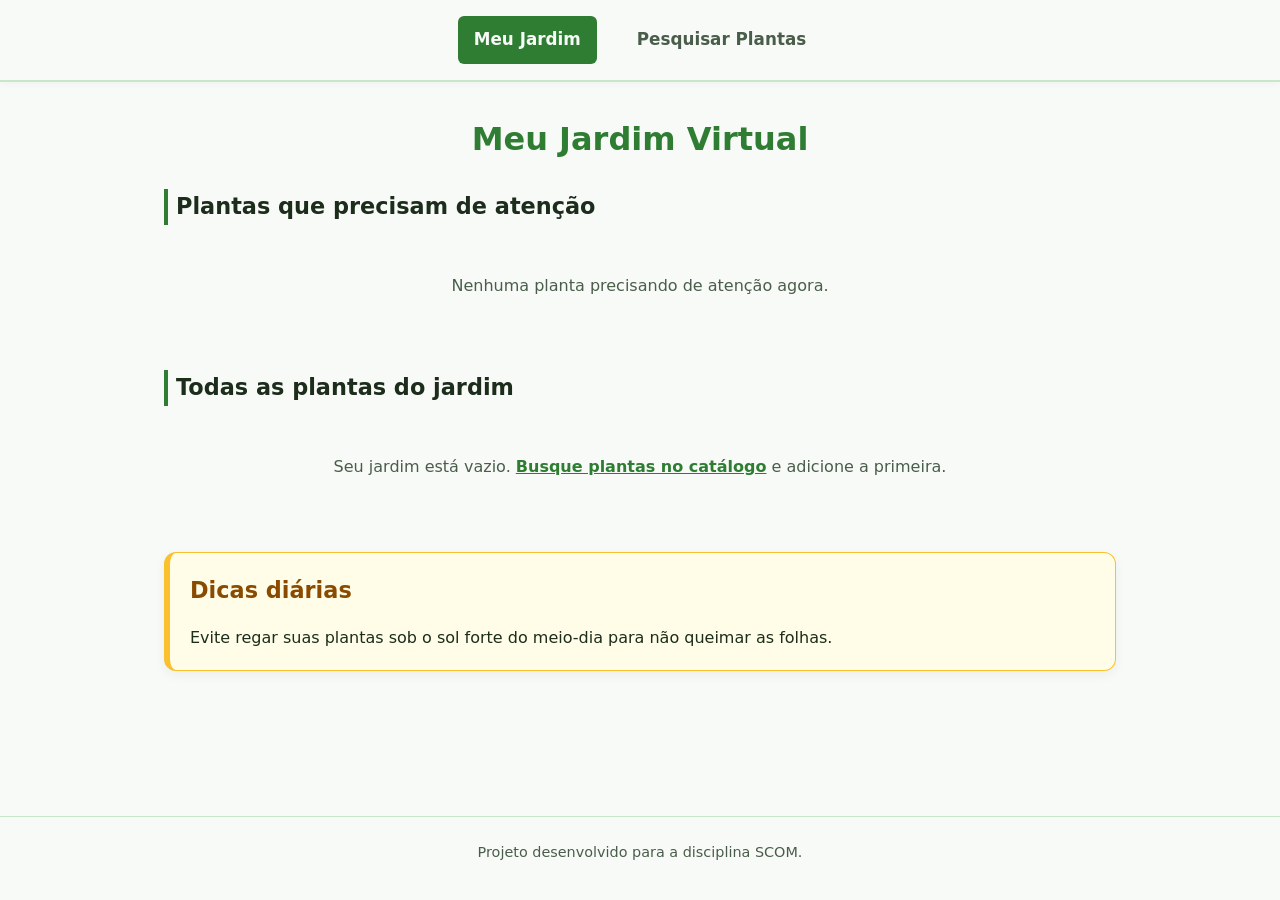
<file: index.html>
<!DOCTYPE html>
<html lang="pt-BR">
  <head>
    <meta charset="UTF-8">
    <meta name="viewport" content="width=device-width, initial-scale=1.0">
    <meta name="description" content="Meu Jardim Virtual do Projeto Solaris: acompanhe as plantas que você cultiva, veja quais precisam de rega e siga a linha do tempo de crescimento de cada uma.">
    <title>Meu Jardim - Projeto Solaris</title>
    <link rel="icon" href="assets/images/favicon.svg" type="image/svg+xml">
    <link rel="stylesheet" href="css/style.css">
    <!-- Evita o salto de layout (CLS). Sem isto o navegador pinta a pagina com
         os containers ainda vazios e tudo abaixo salta quando o JS injeta os
         cards — um CLS de 0,53. Escondendo o conteudo ate a montagem, os cards
         aparecem ja na posicao final. O tempo-limite garante que a pagina
         apareca mesmo se algum script falhar, e quem esta sem JavaScript nunca
         recebe a classe. -->
    <script>
      document.documentElement.classList.add('js-montando');
      setTimeout(function () {
        document.documentElement.classList.remove('js-montando');
      }, 2000);
    </script>
  </head>
  <body>
    <a class="link-pular" href="#conteudo-principal">Pular para o conteúdo principal</a>

    <header>
      <nav aria-label="Navegação principal">
        <ul>
          <li><a href="index.html" aria-current="page">Meu Jardim</a></li>
          <li><a href="catalogo.html">Pesquisar Plantas</a></li>
        </ul>
      </nav>
    </header>

    <main id="conteudo-principal">
      <h1>Meu Jardim Virtual</h1>

      <section class="secao-plantas">
        <h2>Plantas que precisam de atenção</h2>
        <noscript>
          <p class="mensagem-status">
            Este painel depende de JavaScript para carregar seu jardim. Habilite o JavaScript no navegador.
          </p>
        </noscript>
        <div class="container-cards" id="container-atencao"></div>
      </section>

      <section class="secao-plantas">
        <h2>Todas as plantas do jardim</h2>
        <div class="container-cards" id="container-todas"></div>
      </section>

      <aside class="painel-dica">
        <h2>Dicas diárias</h2>
        <p>Evite regar suas plantas sob o sol forte do meio-dia para não queimar as folhas.</p>
      </aside>
    </main>

    <footer>
      <p>Projeto desenvolvido para a disciplina SCOM.</p>
    </footer>

    <!-- Scripts clássicos carregados na ordem de dependência.
         Sem ES Modules, o projeto abre direto por file:// sem servidor. -->
    <script src="js/utils.js"></script>
    <script src="js/models/imagemModel.js"></script>
    <script src="js/models/simulacaoModel.js"></script>
    <script src="js/models/jardimModel.js"></script>
    <script src="js/viewmodels/jardimViewModel.js"></script>
    <script src="js/views/cardPlanta.js"></script>
    <script src="js/dashboardApp.js"></script>
  </body>
</html>
</file>
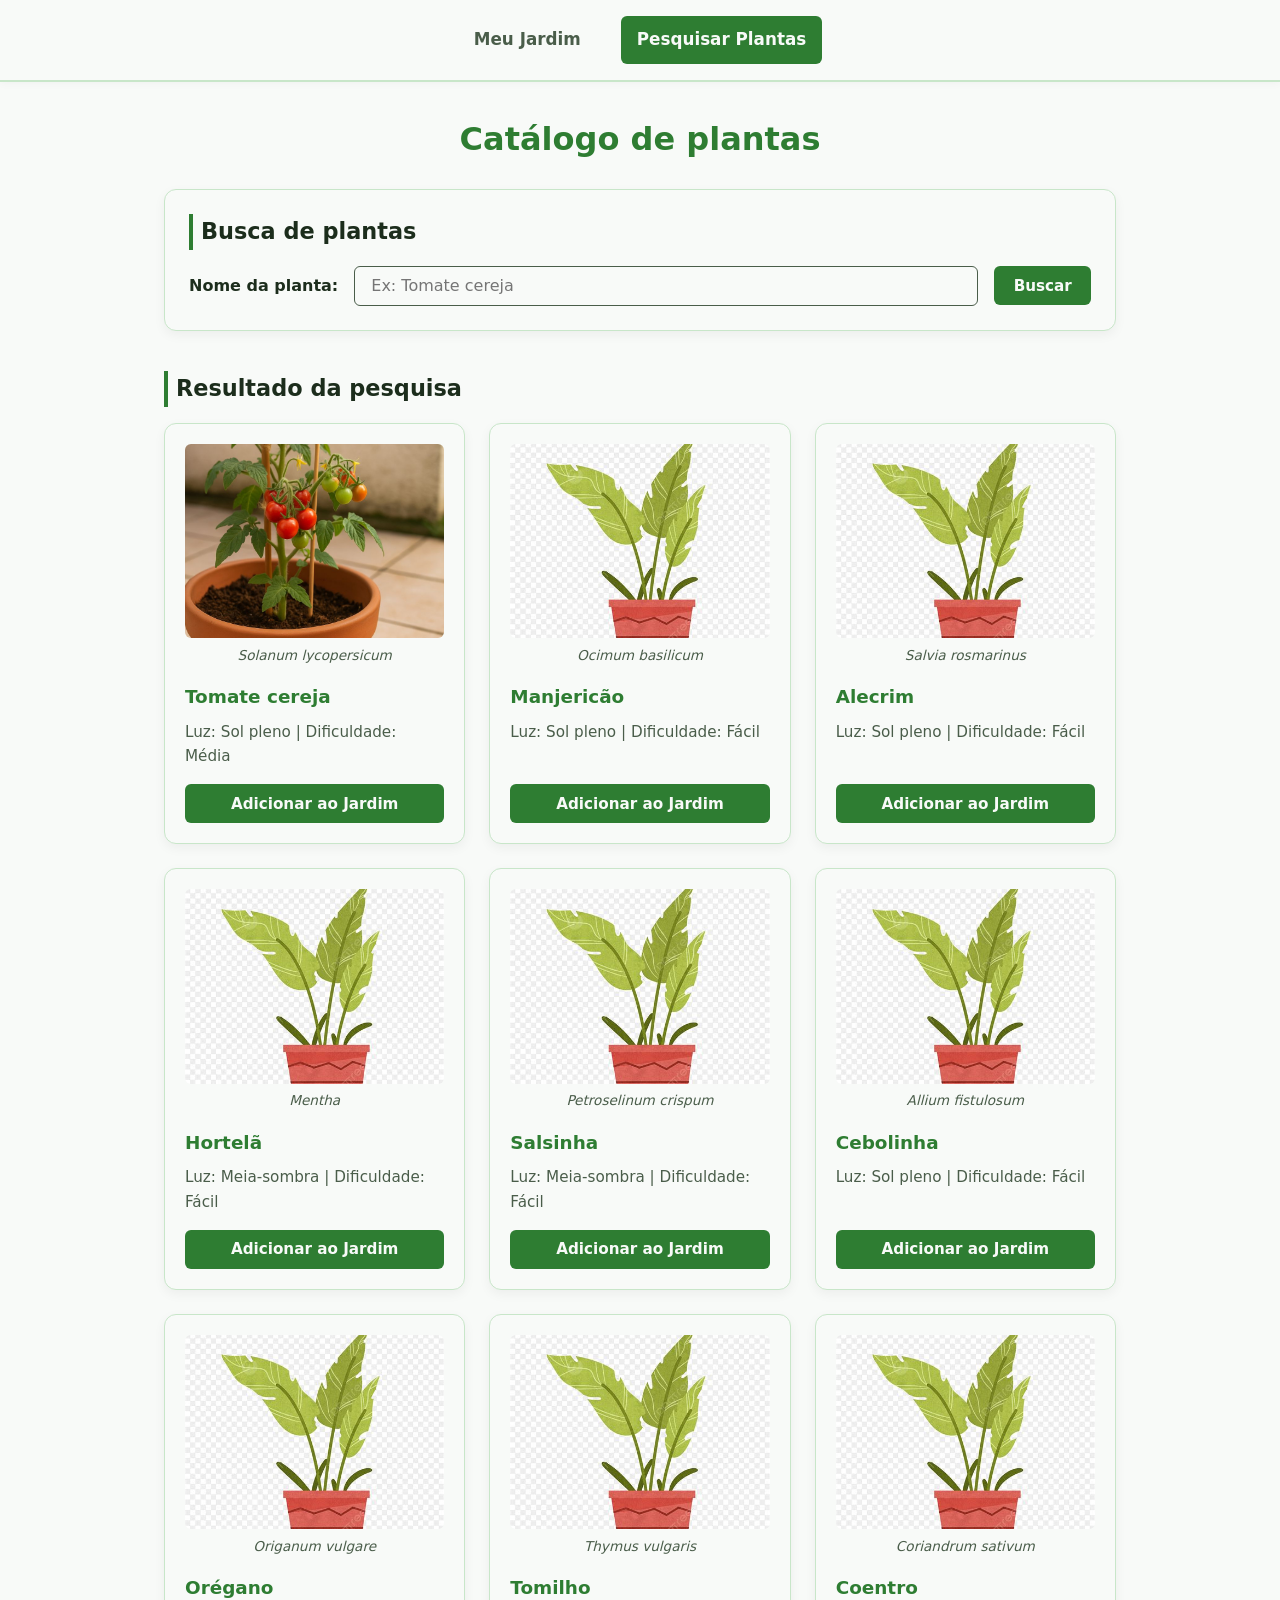
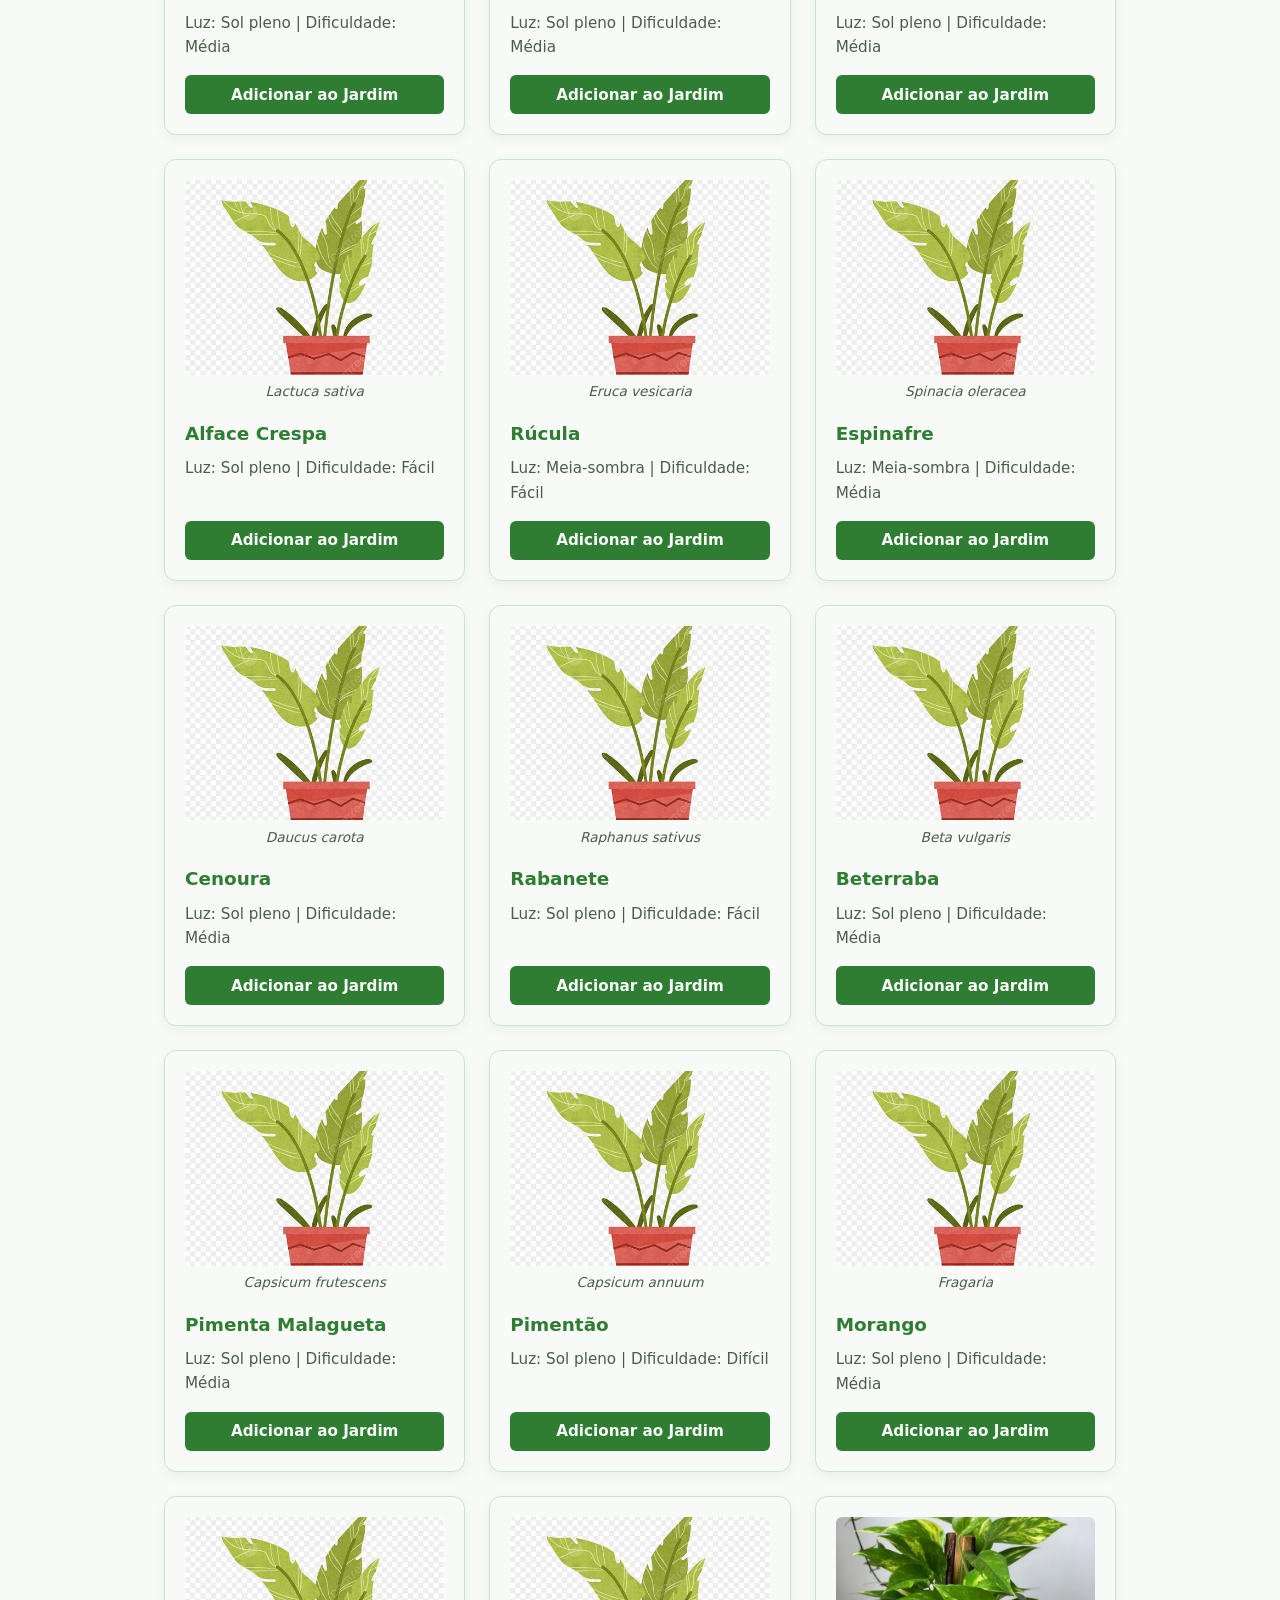
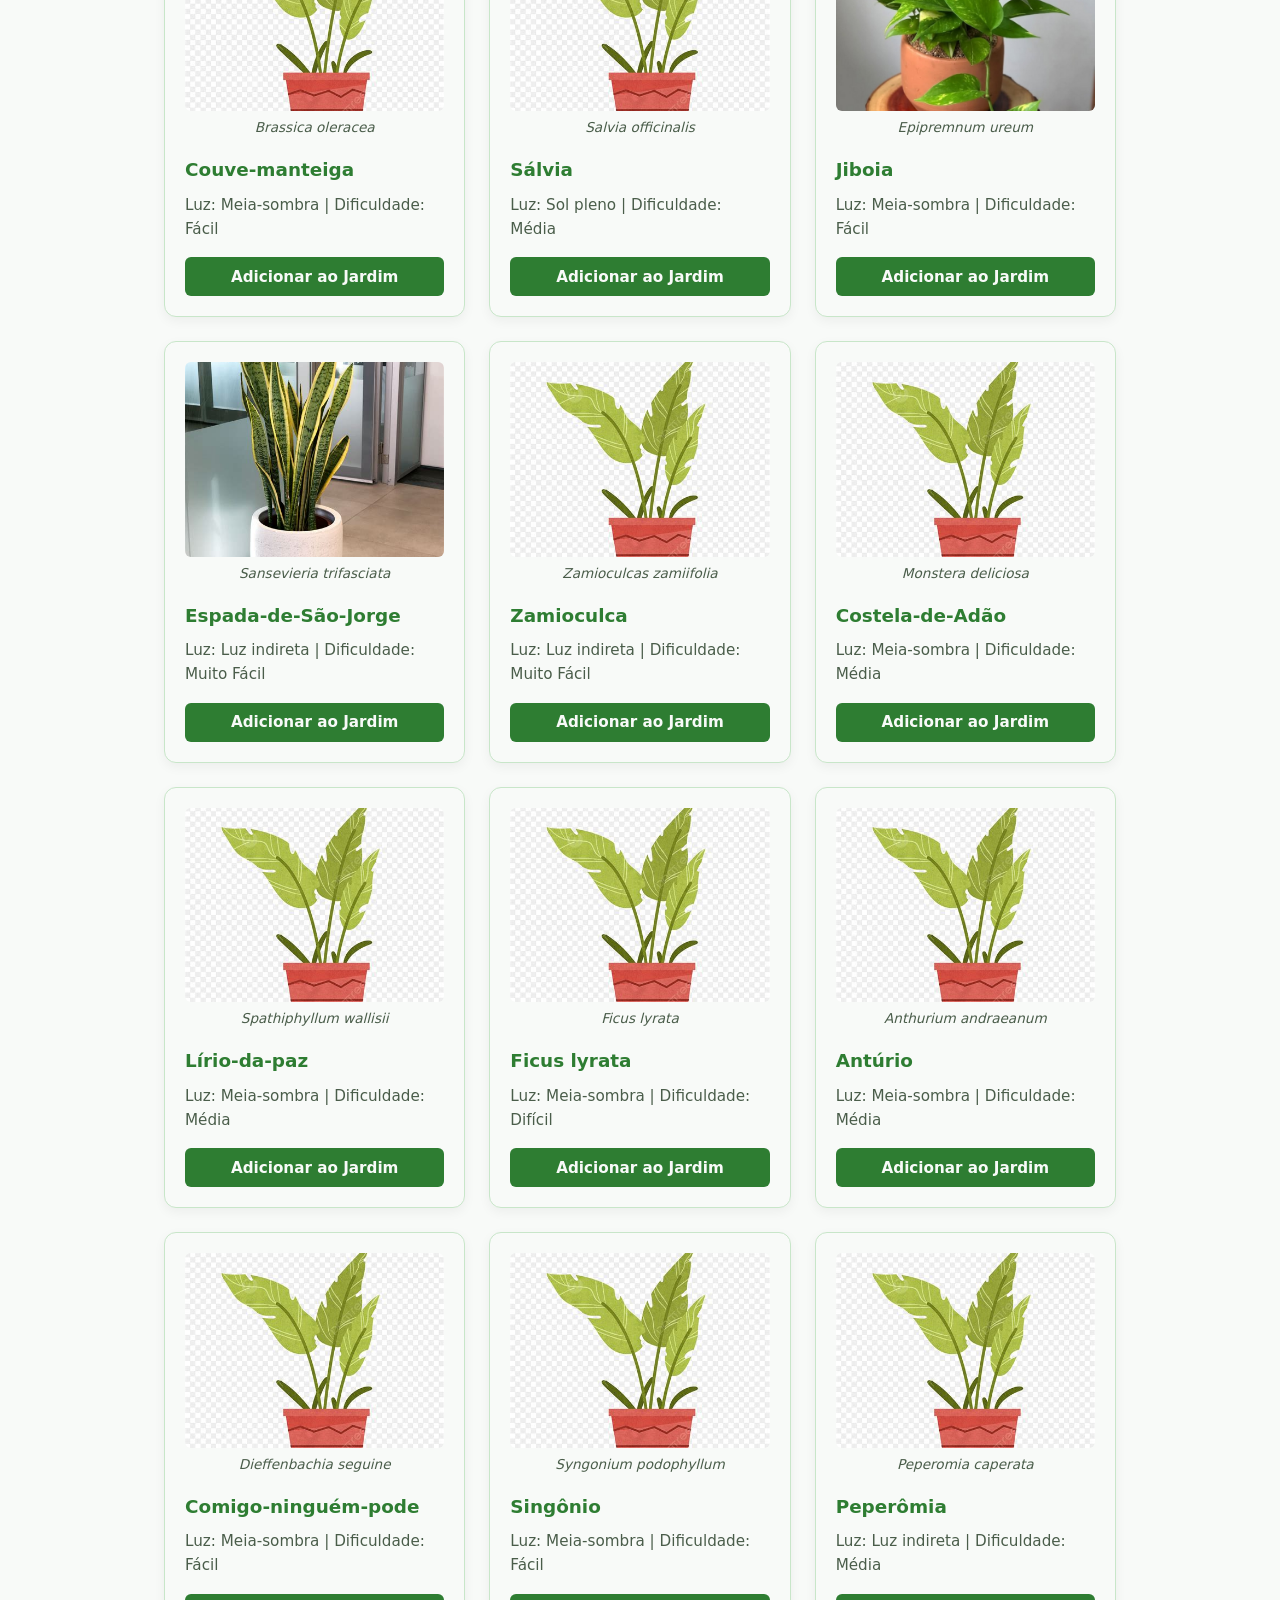
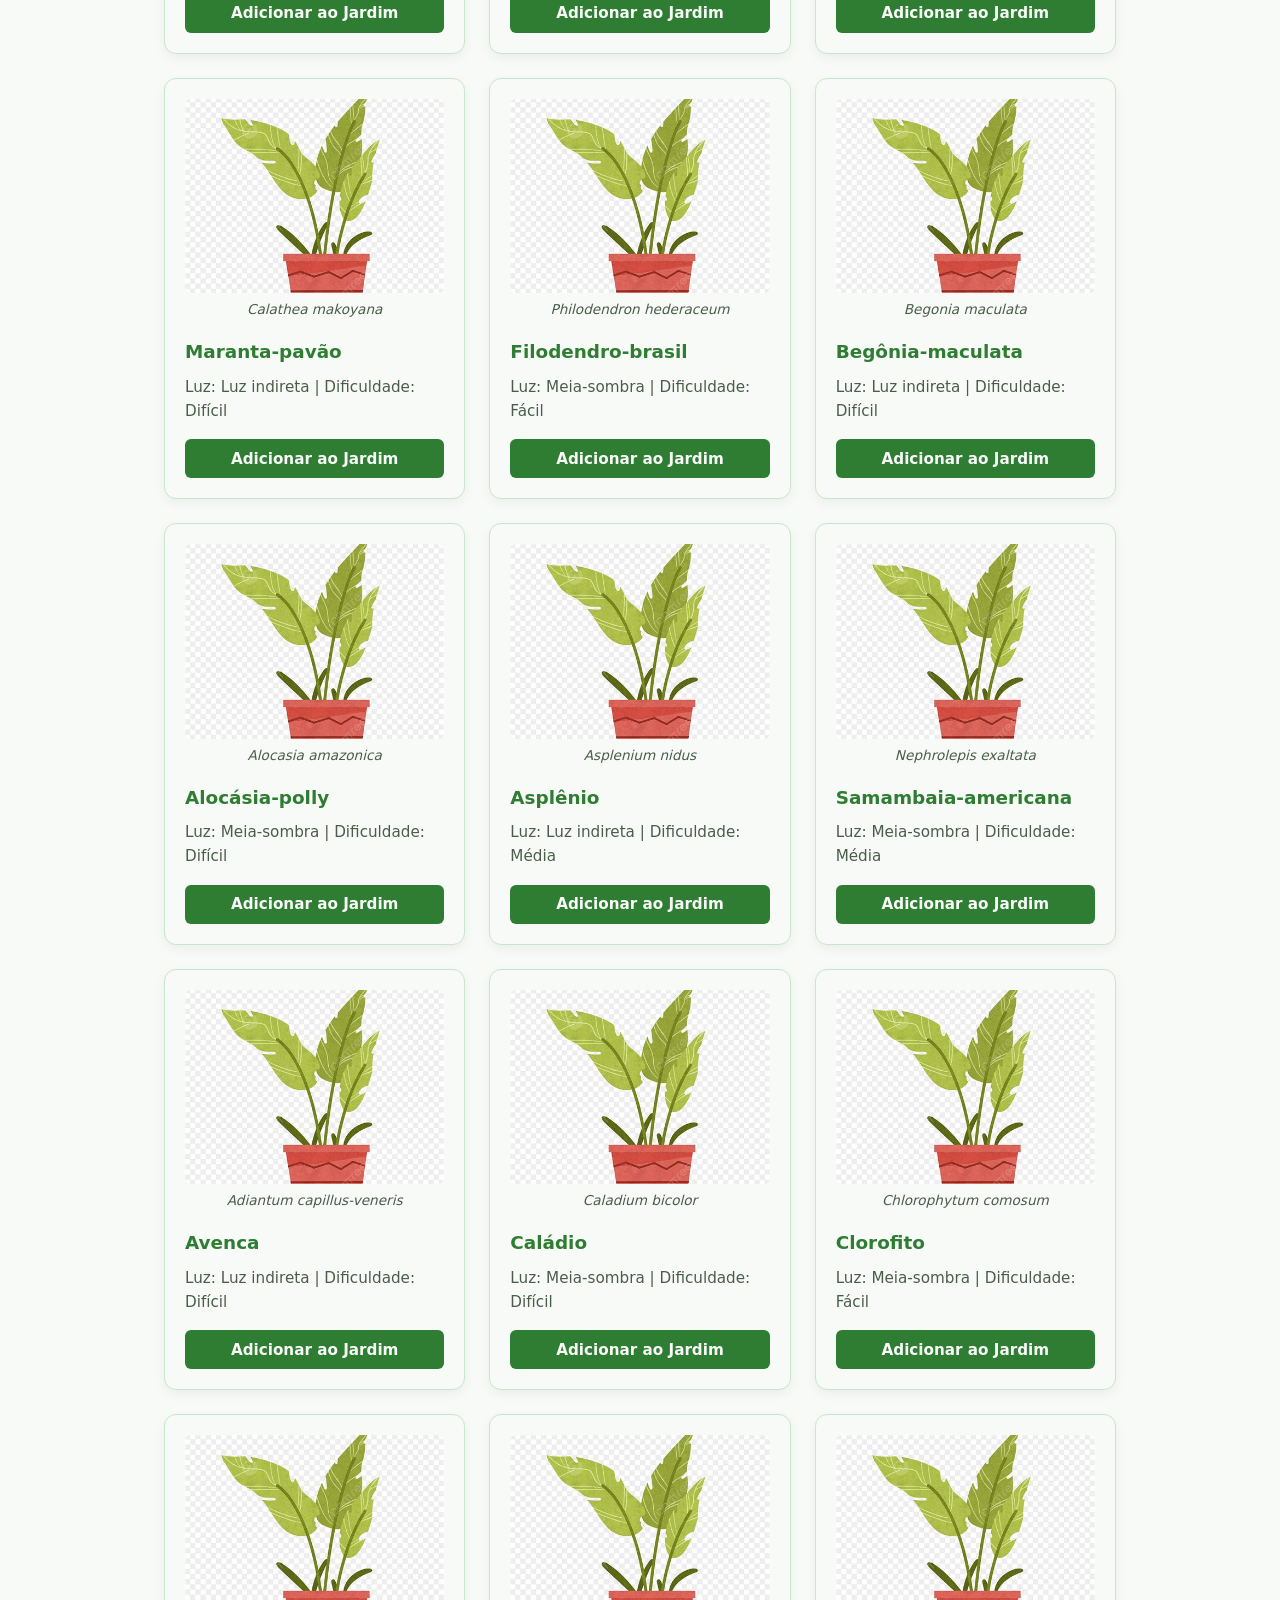
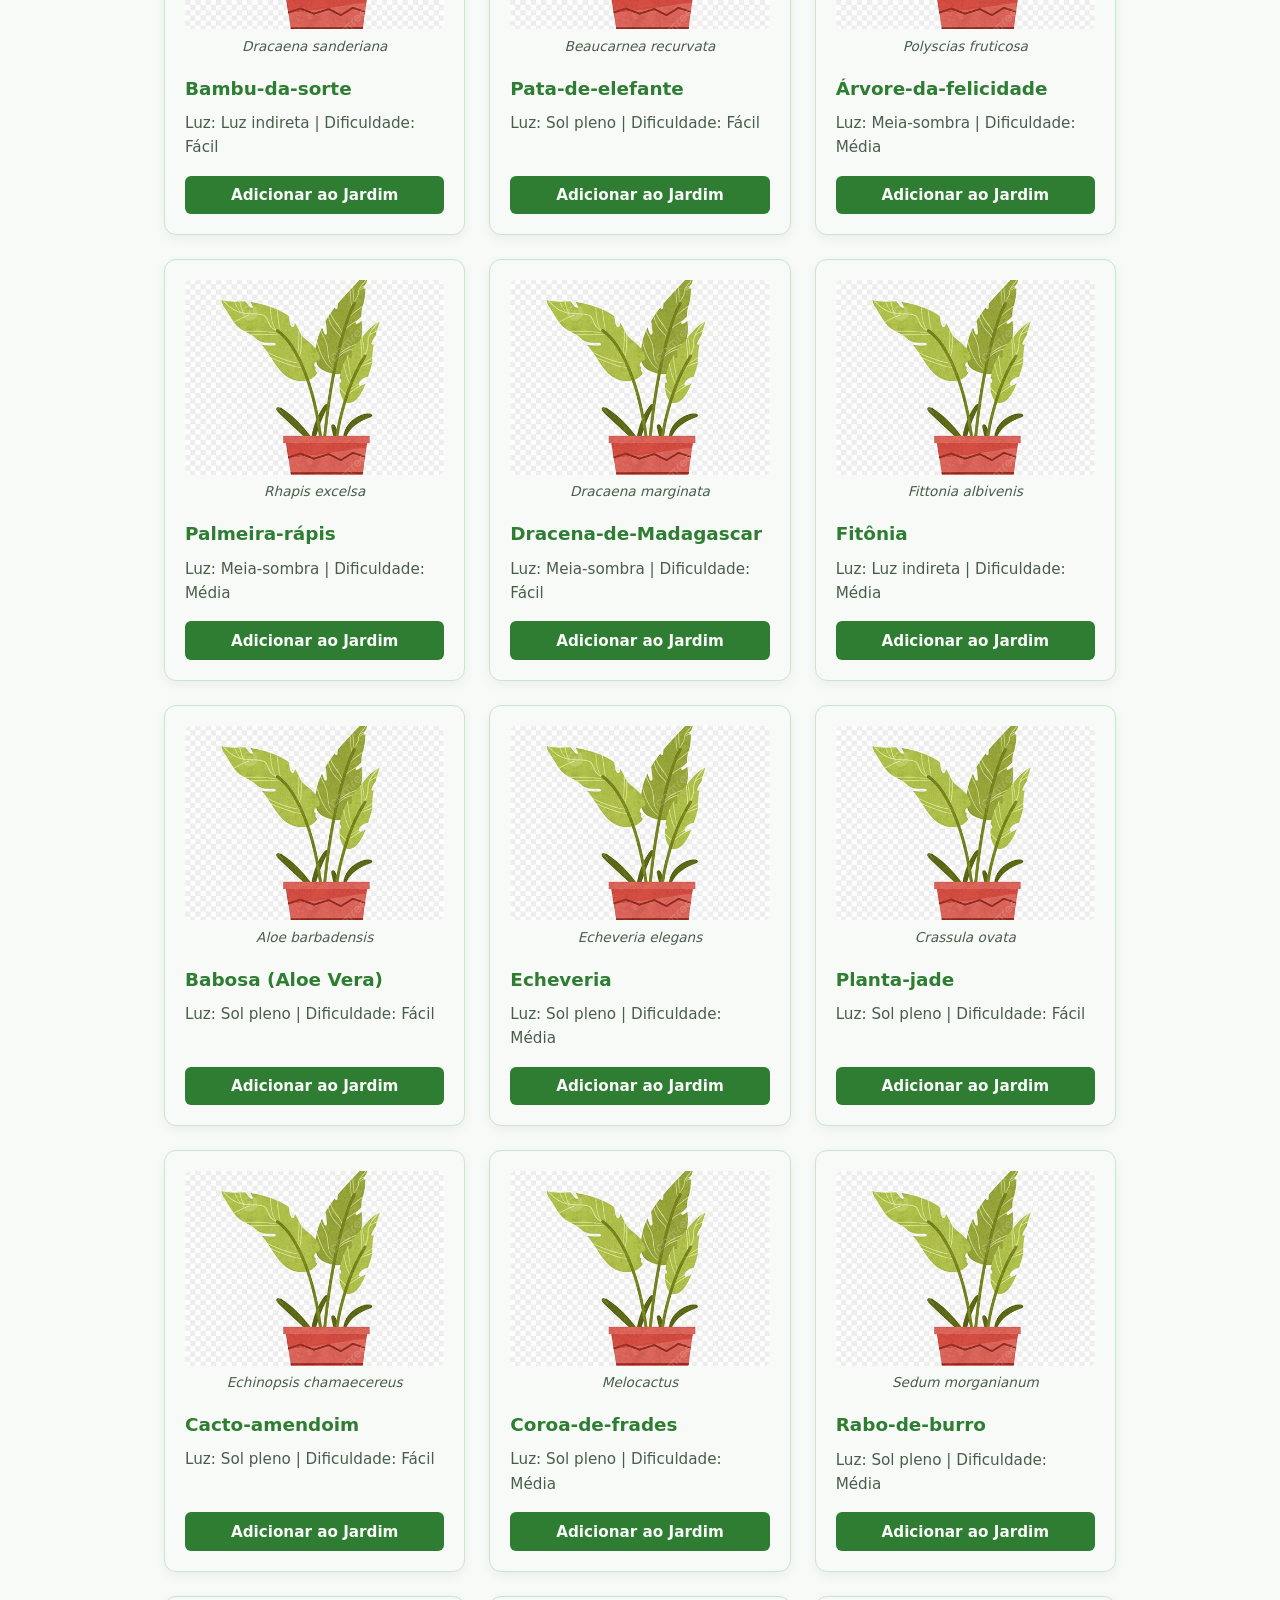
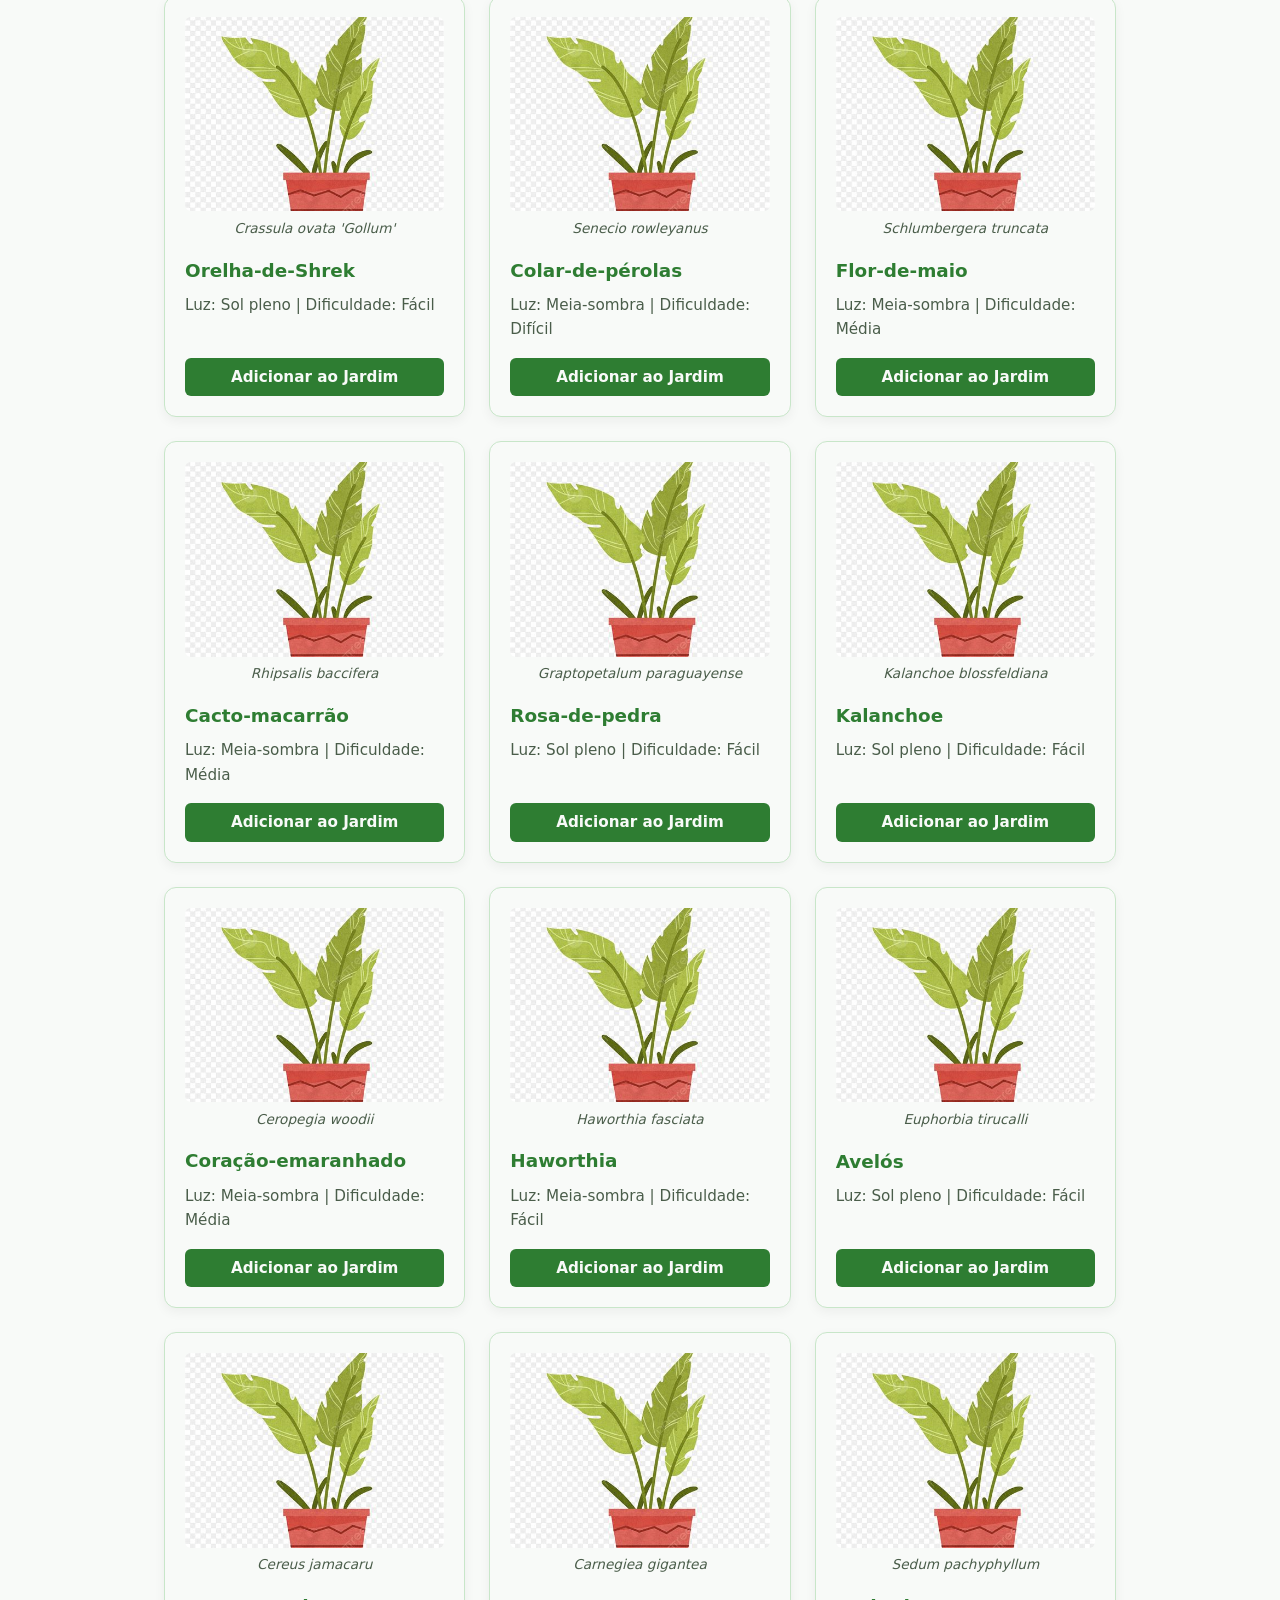
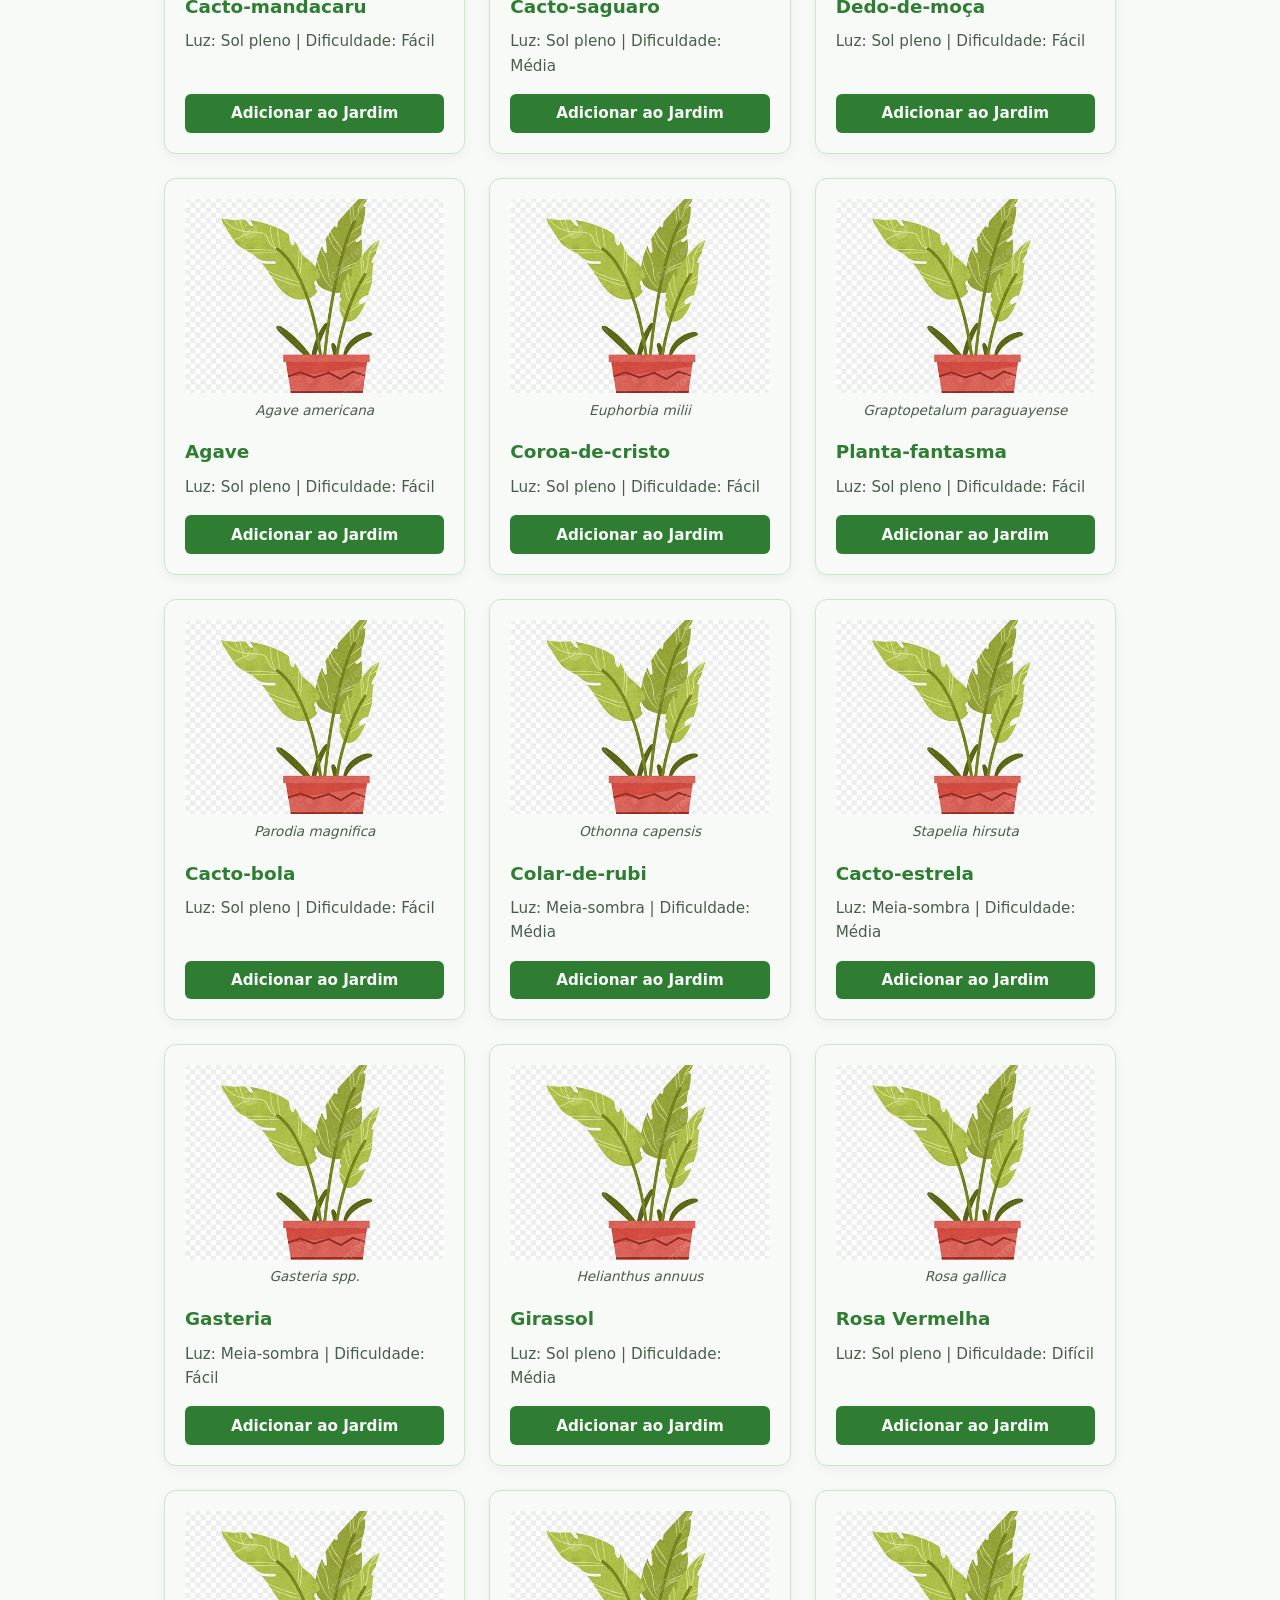
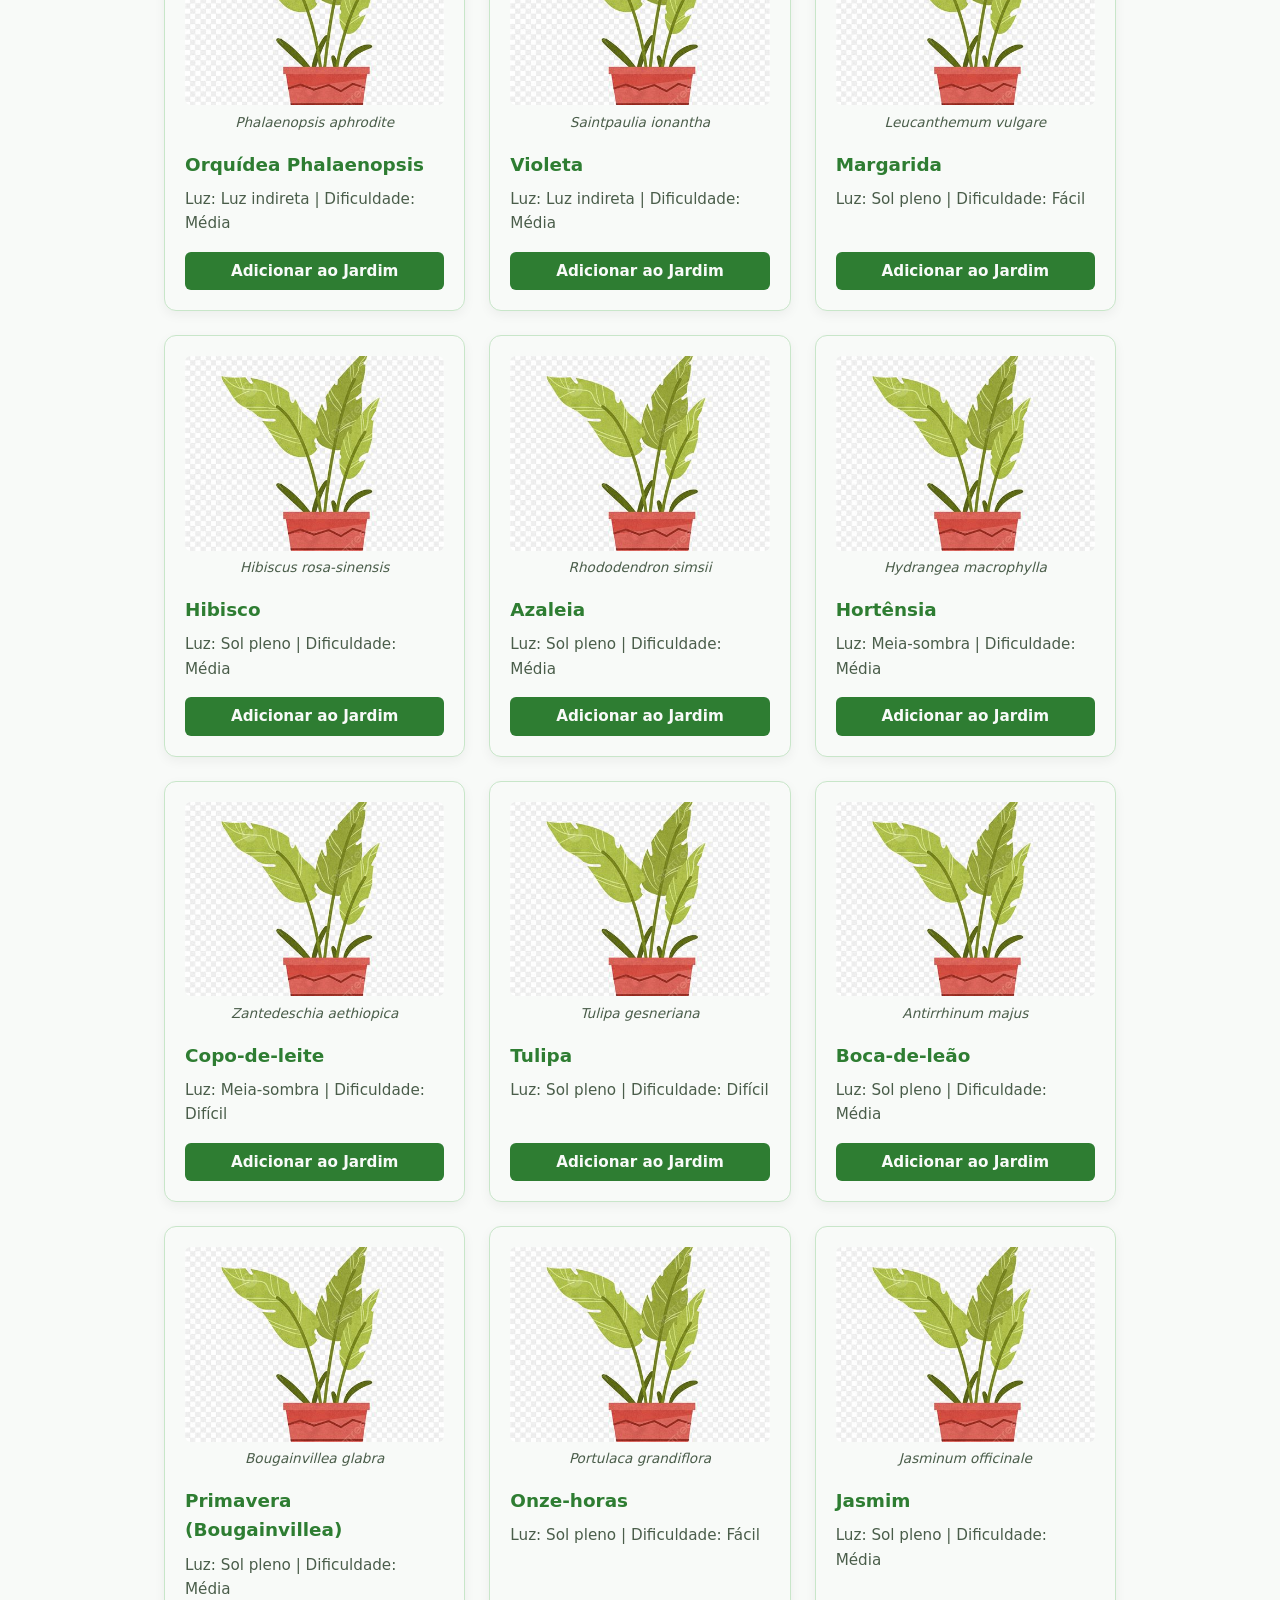
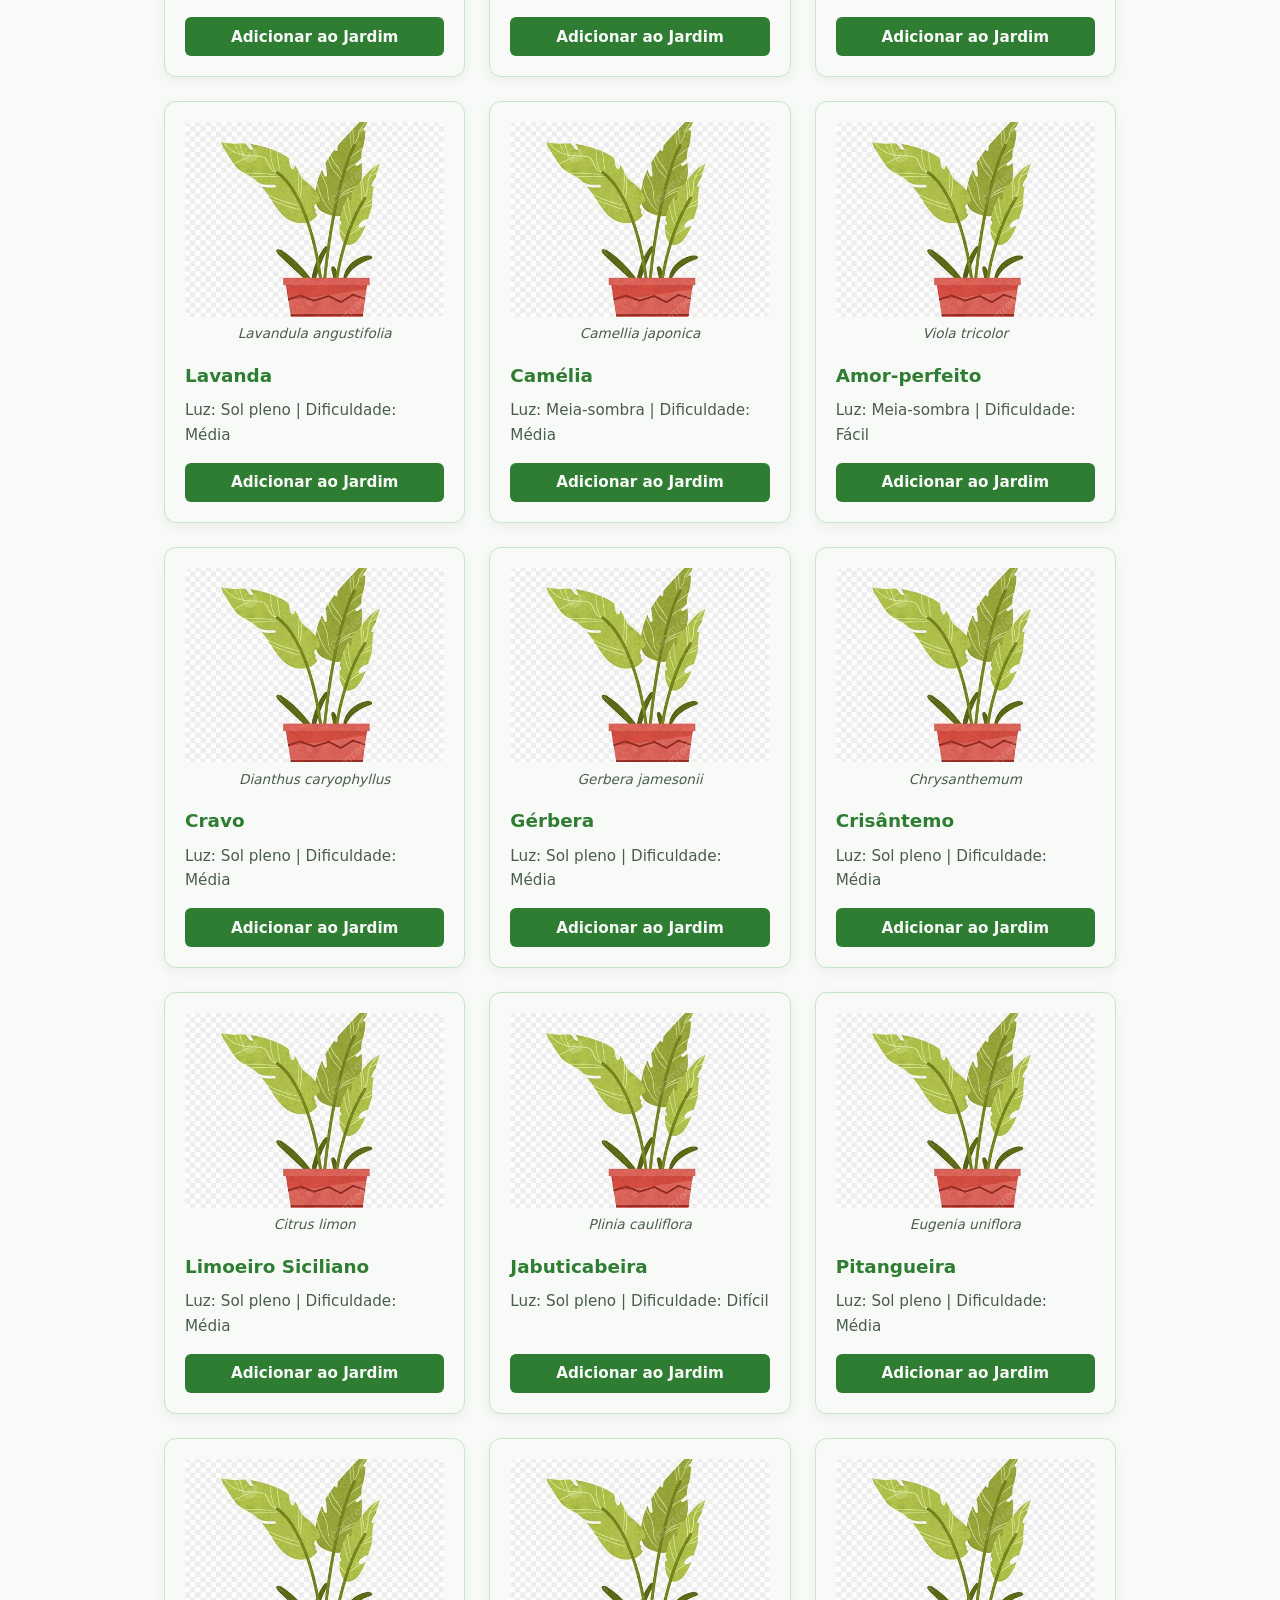
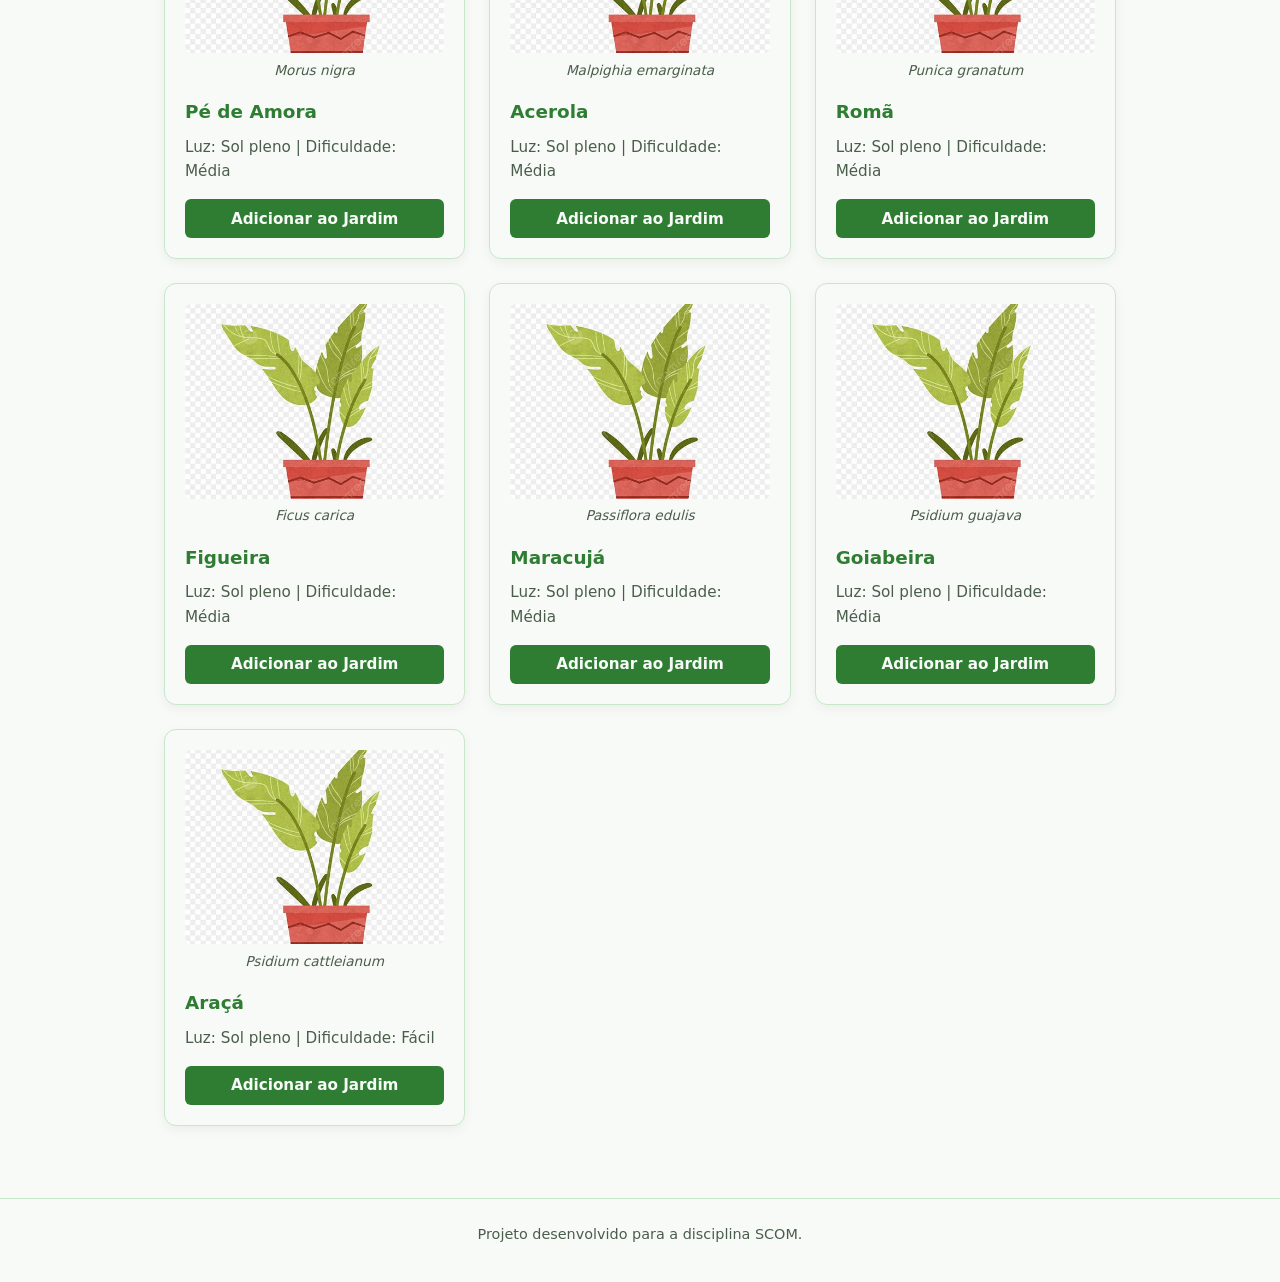
<file: catalogo.html>
<!DOCTYPE html>
<html lang="pt-BR">
  <head>
    <meta charset="UTF-8">
    <meta name="viewport" content="width=device-width, initial-scale=1.0">
    <meta name="description" content="Catálogo de plantas do Projeto Solaris: pesquise espécies por nome popular ou científico e adicione as que quiser cultivar ao seu jardim virtual.">
    <title>Catálogo de plantas - Projeto Solaris</title>
    <link rel="icon" href="assets/images/favicon.svg" type="image/svg+xml">
    <!-- Esta é a única página que consulta a API. Abrir a conexão com os dois
         hosts em paralelo com o CSS adianta o DNS e o TLS, encurtando o LCP.
         O segundo host é o S3 de onde vêm as imagens das espécies. -->
    <link rel="preconnect" href="https://perenual.com" crossorigin>
    <link rel="preconnect" href="https://s3.us-central-1.wasabisys.com" crossorigin>
    <link rel="stylesheet" href="css/style.css">
  </head>
  <body>
    <a class="link-pular" href="#conteudo-principal">Pular para o conteúdo principal</a>

    <header>
      <nav aria-label="Navegação principal">
        <ul>
          <li><a href="index.html">Meu Jardim</a></li>
          <li><a href="catalogo.html" aria-current="page">Pesquisar Plantas</a></li>
        </ul>
      </nav>
    </header>

    <main id="conteudo-principal">
      <h1>Catálogo de plantas</h1>

      <section class="secao-busca">
        <h2>Busca de plantas</h2>
        <form id="form-busca" action="#" method="get">
          <label for="busca">Nome da planta:</label>
          <input type="search" id="busca" name="q" placeholder="Ex: Tomate cereja">
          <button type="submit" class="botao">Buscar</button>
        </form>
      </section>

      <!-- Região viva: anuncia a leitores de tela quando uma planta é
           adicionada ao jardim, sem precisar de alert(). -->
      <p id="feedback-jardim" class="visualmente-oculto" aria-live="polite"></p>

      <section class="secao-resultados">
        <h2>Resultado da pesquisa</h2>
        <noscript>
          <p class="mensagem-status">
            Este catálogo depende de JavaScript para buscar as plantas. Habilite o JavaScript no navegador para usar esta página.
          </p>
        </noscript>
        <div class="container-cards" id="container-resultados"></div>
      </section>
    </main>

    <footer>
      <p>Projeto desenvolvido para a disciplina SCOM.</p>
    </footer>

    <!-- Scripts clássicos carregados na ordem de dependência.
         Sem ES Modules, o projeto abre direto por file:// sem servidor. -->
    <script src="js/utils.js"></script>
    <script src="js/models/imagemModel.js"></script>
    <script src="js/models/dados_locais.js"></script>
    <script src="js/models/simulacaoModel.js"></script>
    <script src="js/models/plantasModel.js"></script>
    <script src="js/models/jardimModel.js"></script>
    <script src="js/viewmodels/catalogoViewModel.js"></script>
    <script src="js/views/cardPlanta.js"></script>
    <script src="js/catalogoApp.js"></script>
  </body>
</html>
</file>
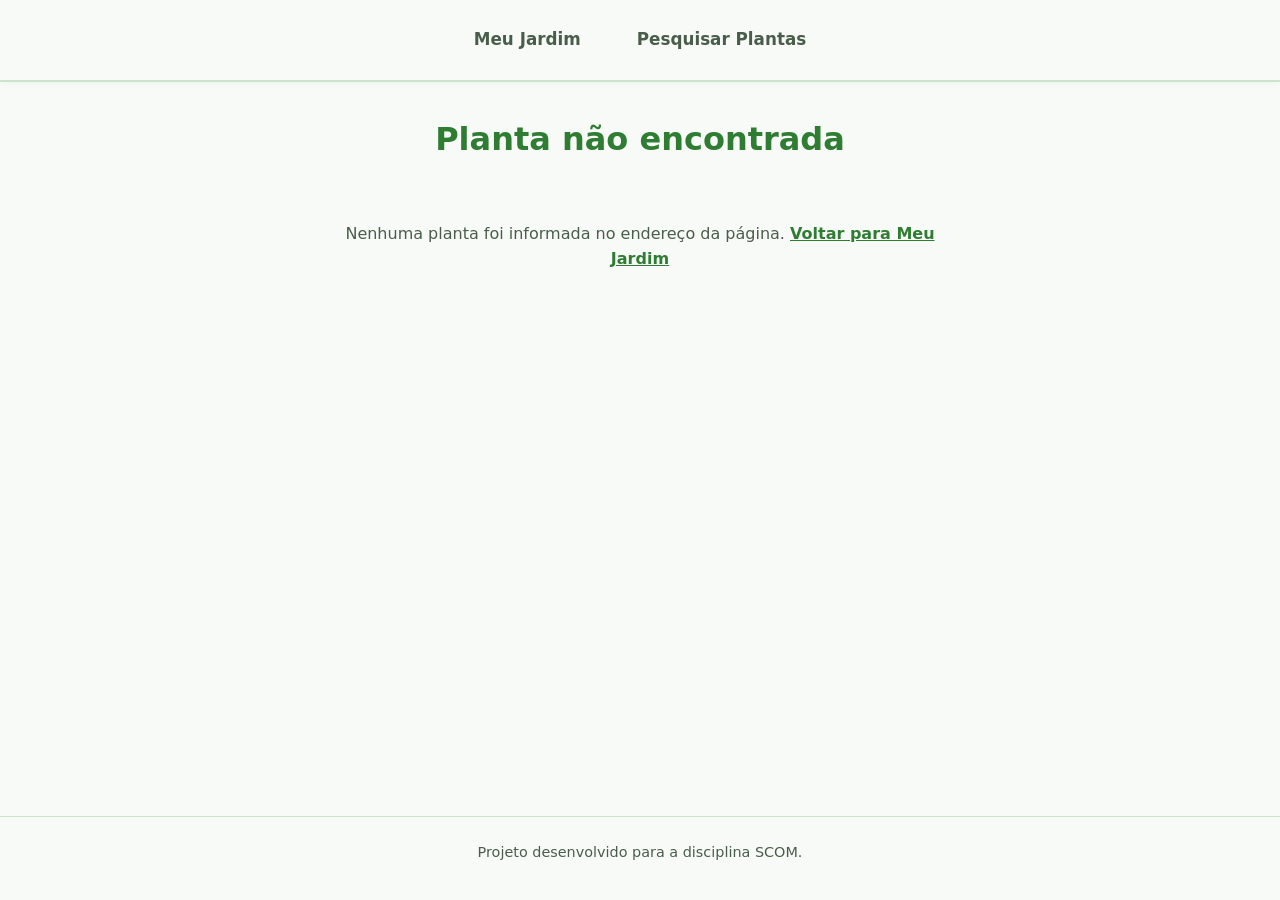
<file: perfil.html>
<!DOCTYPE html>
<html lang="pt-BR">
  <head>
    <meta charset="UTF-8">
    <meta name="viewport" content="width=device-width, initial-scale=1.0">
    <meta name="description" content="Perfil da planta no Projeto Solaris: fase de crescimento, estado de rega e a linha do tempo simulada da germinação até a fase adulta.">
    <title>Perfil da planta - Projeto Solaris</title>
    <link rel="icon" href="assets/images/favicon.svg" type="image/svg+xml">
    <link rel="stylesheet" href="css/style.css">
    <!-- Evita o salto de layout (CLS). Sem isto o navegador pinta a pagina com
         os containers ainda vazios e tudo abaixo salta quando o JS injeta os
         cards — um CLS de 0,53. Escondendo o conteudo ate a montagem, os cards
         aparecem ja na posicao final. O tempo-limite garante que a pagina
         apareca mesmo se algum script falhar, e quem esta sem JavaScript nunca
         recebe a classe. -->
    <script>
      document.documentElement.classList.add('js-montando');
      setTimeout(function () {
        document.documentElement.classList.remove('js-montando');
      }, 2000);
    </script>
  </head>
  <body>
    <a class="link-pular" href="#conteudo-principal">Pular para o conteúdo principal</a>

    <header>
      <nav aria-label="Navegação principal">
        <ul>
          <li><a href="index.html">Meu Jardim</a></li>
          <li><a href="catalogo.html">Pesquisar Plantas</a></li>
        </ul>
      </nav>
    </header>

    <main id="conteudo-principal">
      <h1 id="titulo-planta">Perfil da planta</h1>

      <noscript>
        <p class="mensagem-status">
          Esta página depende de JavaScript para carregar os dados da planta. Habilite o JavaScript no navegador.
        </p>
      </noscript>

      <!-- Região viva: confirma a rega a leitores de tela após o clique. -->
      <p id="feedback-rega" class="visualmente-oculto" aria-live="polite"></p>

      <div id="conteudo-perfil"></div>
    </main>

    <footer>
      <p>Projeto desenvolvido para a disciplina SCOM.</p>
    </footer>

    <!-- Scripts clássicos carregados na ordem de dependência.
         Sem ES Modules, o projeto abre direto por file:// sem servidor. -->
    <script src="js/utils.js"></script>
    <script src="js/models/imagemModel.js"></script>
    <script src="js/models/simulacaoModel.js"></script>
    <script src="js/models/jardimModel.js"></script>
    <script src="js/viewmodels/jardimViewModel.js"></script>
    <script src="js/views/cardPlanta.js"></script>
    <script src="js/perfilApp.js"></script>
  </body>
</html>
</file>
<file: css/style.css>
/* =========================================================================
   Projeto Solaris — folha de estilo única
   Organização do arquivo:
     1. Tokens de design (:root)
     2. Reset e base
     3. Utilitários de acessibilidade
     4. Cabeçalho e navegação
     5. Layout principal e tipografia
     6. Componentes: botão, card, painel de dica, formulário
     7. Página de perfil e simulação
     8. Rodapé
     9. Responsividade (tablet e celular)
   ========================================================================= */

/* ---------- 1. Tokens de design ---------- */
:root {
  /* Paleta principal — 6 cores.
     Todas as demais cores do projeto são variações claras destas. */
  --cor-primaria:     #2e7d32;  /* verde de ação: botões, links, destaques */
  --cor-secundaria:   #1b5e20;  /* verde escuro: estados hover/ativo */
  --cor-destaque:     #8a4b00;  /* âmbar escuro: painel de dicas */
  --cor-fundo:        #f8faf8;  /* fundo da página e das superfícies */
  --cor-texto:        #1c2d1c;  /* texto principal */
  --cor-texto-suave:  #4a5d4a;  /* texto secundário e bordas de formulário */

  /* Variações claras derivadas da paleta acima */
  --cor-primaria-clara: #e8f5e9;
  --cor-borda:          #c8e6c9;
  --cor-destaque-clara: #fffde7;
  --cor-destaque-borda: #fbc02d;

  /* Tipografia */
  --fonte-principal: system-ui, -apple-system, "Segoe UI", Roboto, Helvetica, Arial, sans-serif;

  /* Medida máxima de linha para blocos de texto corrido (45–90 caracteres) */
  --medida-texto: 65ch;

  /* Raios de borda */
  --raio-sm: 6px;
  --raio-md: 12px;

  /* Sombras */
  --sombra-card:  0 4px 12px rgba(0, 0, 0, 0.05);
  --sombra-hover: 0 6px 16px rgba(0, 0, 0, 0.10);

  /* Espaçamentos recorrentes */
  --espaco-secao: 2.5rem;
}

/* ---------- 2. Reset e base ---------- */
*,
*::before,
*::after {
  box-sizing: border-box;
  margin: 0;
  padding: 0;
}

html {
  font-size: 100%;
  scroll-behavior: smooth;
}

body {
  font-family: var(--fonte-principal);
  font-size: 1rem;
  line-height: 1.6;
  color: var(--cor-texto);
  background-color: var(--cor-fundo);
  display: flex;
  flex-direction: column;
  min-height: 100vh;
}

/* Respeita quem configurou o sistema para reduzir animações */
@media (prefers-reduced-motion: reduce) {
  html {
    scroll-behavior: auto;
  }

  *,
  *::before,
  *::after {
    transition-duration: 0.01ms !important;
    animation-duration: 0.01ms !important;
  }
}

/* ---------- 3. Utilitários de acessibilidade ---------- */

/* Contorno de foco visível em todo elemento interativo */
:focus-visible {
  outline: 3px solid var(--cor-secundaria);
  outline-offset: 3px;
}

/* Conteúdo escondido enquanto o JavaScript monta os cards.
   Ver o comentário no <head> das páginas: é o que impede o salto de layout.
   O rodapé entra junto porque é empurrado para baixo quando o <main> cresce —
   sozinho ele ainda respondia por um CLS de 0,10. */
.js-montando main,
.js-montando footer {
  visibility: hidden;
}

/* Conteúdo exclusivo para leitores de tela */
.visualmente-oculto {
  position: absolute;
  width: 1px;
  height: 1px;
  padding: 0;
  margin: -1px;
  overflow: hidden;
  clip: rect(0, 0, 0, 0);
  white-space: nowrap;
  border: 0;
}

/* Link de atalho: fica escondido até receber foco pelo teclado */
.link-pular {
  position: absolute;
  left: 0.5rem;
  top: -100%;
  z-index: 10;
  background-color: var(--cor-primaria);
  color: var(--cor-fundo);
  padding: 0.65rem 1.2rem;
  border-radius: var(--raio-sm);
  text-decoration: none;
  font-weight: 600;
  transition: top 0.2s;
}

.link-pular:focus {
  top: 0.5rem;
}

/* ---------- 4. Cabeçalho e navegação ---------- */
header {
  background-color: var(--cor-fundo);
  border-bottom: 2px solid var(--cor-borda);
  padding: 1rem 1.5rem;
  box-shadow: 0 2px 8px rgba(0, 0, 0, 0.03);
}

nav ul {
  list-style: none;
  display: flex;
  gap: 1.5rem;
  justify-content: center;
  align-items: center;
}

nav a {
  display: block;
  text-decoration: none;
  color: var(--cor-texto-suave);
  font-weight: 600;
  font-size: 1.05rem;
  /* Padding vertical dimensionado para uma área de toque de ~46px */
  padding: 0.65rem 1rem;
  border-radius: var(--raio-sm);
  transition: background-color 0.2s, color 0.2s;
}

/* Fundo claro no hover: o par verde-escuro sobre verde-escuro usado antes
   ficava em 1.53:1 e tornava o texto ilegível. Este par dá 7.0:1. */
nav a:hover {
  color: var(--cor-secundaria);
  background-color: var(--cor-primaria-clara);
}

nav a[aria-current="page"] {
  color: var(--cor-fundo);
  background-color: var(--cor-primaria);
}

/* ---------- 5. Layout principal e tipografia ---------- */
main {
  flex: 1;
  width: 100%;
  max-width: 1000px;
  margin: 2rem auto;
  padding: 0 1.5rem;
}

h1 {
  font-size: 2rem;
  color: var(--cor-primaria);
  margin-bottom: 1.5rem;
  text-align: center;
}

h2 {
  font-size: 1.4rem;
  color: var(--cor-texto);
  margin-bottom: 1rem;
  border-left: 4px solid var(--cor-primaria);
  padding-left: 0.5rem;
}

h3 {
  font-size: 1.15rem;
  color: var(--cor-primaria);
  margin-bottom: 0.5rem;
}

p {
  margin-bottom: 0.75rem;
}

/* ---------- 6. Componentes ---------- */

/* Botão: uma única definição usada por links de ação, botões de formulário
   e o botão "Reguei hoje" do perfil. */
.botao {
  display: inline-block;
  text-align: center;
  background-color: var(--cor-primaria);
  color: var(--cor-fundo);
  text-decoration: none;
  font-weight: 600;
  font-size: 0.95rem;
  font-family: inherit;
  padding: 0.65rem 1.2rem;
  border: none;
  border-radius: var(--raio-sm);
  cursor: pointer;
  transition: background-color 0.2s;
}

.botao:hover {
  background-color: var(--cor-secundaria);
}

.botao:disabled {
  background-color: var(--cor-texto-suave);
  cursor: default;
}

/* Variante secundária: mesma forma, peso visual menor */
.botao--secundario {
  background-color: transparent;
  color: var(--cor-secundaria);
  border: 2px solid var(--cor-secundaria);
  padding: calc(0.65rem - 2px) calc(1.2rem - 2px);
}

.botao--secundario:hover {
  background-color: var(--cor-primaria-clara);
}

/* Variante destrutiva: contorno em âmbar escuro, para não competir com a
   ação principal da página nem sugerir que é o caminho esperado */
.botao--perigo {
  background-color: transparent;
  color: var(--cor-destaque);
  border: 2px solid var(--cor-destaque);
  padding: calc(0.65rem - 2px) calc(1.2rem - 2px);
}

.botao--perigo:hover {
  background-color: var(--cor-destaque-clara);
  color: var(--cor-destaque);
}

/* Dentro do card, a ação é empurrada para a base para alinhar os cards */
.card-planta .botao {
  margin-top: auto;
}

/* Grade de cards */
.secao-plantas,
.secao-resultados {
  margin-bottom: var(--espaco-secao);
}

.container-cards {
  display: grid;
  grid-template-columns: repeat(auto-fill, minmax(260px, 1fr));
  gap: 1.5rem;
  margin-top: 1rem;
}

.card-planta {
  background-color: var(--cor-fundo);
  border: 1px solid var(--cor-borda);
  border-radius: var(--raio-md);
  padding: 1.25rem;
  box-shadow: var(--sombra-card);
  transition: transform 0.2s, box-shadow 0.2s;
  display: flex;
  flex-direction: column;
}

.card-planta:hover {
  transform: translateY(-4px);
  box-shadow: var(--sombra-hover);
}

.card-planta figure {
  margin-bottom: 1rem;
  text-align: center;
}

/* As miniaturas da API têm 200x200. Antes elas eram esticadas para uma faixa
   de ~395x180: ampliavam 2x (ficando borradas) e perdiam topo e base no
   recorte. Limitar a largura e usar proporção 4:3 mantém a planta inteira
   visível e evita a ampliação exagerada. */
.card-planta figure img {
  display: block;
  width: 100%;
  max-width: 300px;
  /* height: auto é obrigatório aqui: o atributo height="225" do HTML vira uma
     altura fixa na folha de estilo do navegador e venceria o aspect-ratio. */
  height: auto;
  margin: 0 auto;
  aspect-ratio: 4 / 3;
  object-fit: cover;
  object-position: center;
  border-radius: var(--raio-sm);
  background-color: var(--cor-borda);
}

/* Aviso de rega no card do jardim */
.card-rega {
  font-weight: 600;
  margin-bottom: 1rem;
}

.destaque-atencao {
  color: var(--cor-destaque);
  font-weight: 700;
}

.card-planta figcaption {
  font-size: 0.85rem;
  font-style: italic;
  color: var(--cor-texto-suave);
  margin-top: 0.4rem;
}

.card-planta p {
  font-size: 0.95rem;
  color: var(--cor-texto-suave);
  margin-bottom: 1rem;
}

/* O catálogo depende da API, então na primeira pintura este container ainda
   está vazio. Reservar uma tela de altura impede que o rodapé salte quando os
   resultados chegam — era um CLS de 0,10. A classe .pronto libera a altura
   assim que os cards ocupam o espaço de verdade. */
#container-resultados {
  min-height: 100vh;
}

#container-resultados.pronto {
  min-height: 0;
}

/* Mensagens de status: carregando, sem resultado, jardim vazio */
.mensagem-status {
  max-width: var(--medida-texto);
  margin: 0 auto;
  /* Dentro da grade de cards a mensagem ocupa a linha inteira, em vez de
     ficar espremida na largura de uma coluna. */
  grid-column: 1 / -1;
  text-align: center;
  color: var(--cor-texto-suave);
  padding: 2rem 1rem;
}

.mensagem-status a {
  color: var(--cor-primaria);
  font-weight: 600;
}

/* Painel lateral de dica */
.painel-dica {
  background-color: var(--cor-destaque-clara);
  border: 1px solid var(--cor-destaque-borda);
  border-left: 6px solid var(--cor-destaque-borda);
  border-radius: var(--raio-md);
  padding: 1.25rem;
  margin-bottom: 2rem;
  box-shadow: var(--sombra-card);
}

.painel-dica h2 {
  /* Âmbar escurecido: o tom anterior (#f57f17) dava 2.58:1 sobre este fundo
     e reprovava no nível AA mesmo pelo limiar de texto grande. Agora: 6.63:1 */
  color: var(--cor-destaque);
  border-left: none;
  padding-left: 0;
}

.painel-dica p {
  max-width: var(--medida-texto);
  margin-bottom: 0;
}

/* Formulário de busca */
.secao-busca {
  background-color: var(--cor-fundo);
  border: 1px solid var(--cor-borda);
  border-radius: var(--raio-md);
  padding: 1.5rem;
  margin-bottom: var(--espaco-secao);
  box-shadow: var(--sombra-card);
}

.secao-busca form {
  display: flex;
  flex-wrap: wrap;
  gap: 1rem;
  align-items: center;
  margin-top: 1rem;
}

.secao-busca label {
  font-weight: 600;
  color: var(--cor-texto);
}

.secao-busca input[type="search"] {
  flex: 1;
  min-width: 220px;
  padding: 0.6rem 1rem;
  /* Borda em 6.77:1 — o cinza #ccc anterior dava 1.53:1 e reprovava no
     critério 1.4.11 (contraste de componentes) da WCAG 2.2 AA. */
  border: 1px solid var(--cor-texto-suave);
  border-radius: var(--raio-sm);
  font-size: 1rem;
  font-family: inherit;
  color: var(--cor-texto);
  background-color: var(--cor-fundo);
}

/* ---------- 7. Perfil da planta e simulação ---------- */
.secao-info-basica,
.secao-simulacao,
.secao-historico {
  background-color: var(--cor-fundo);
  border: 1px solid var(--cor-borda);
  border-radius: var(--raio-md);
  padding: 1.5rem;
  margin-bottom: 2rem;
  box-shadow: var(--sombra-card);
}

/* Mesma proporção do card. O limite de 300px casa com a largura em que a cópia
   local é gravada (imagemModel.LARGURA), então a foto do jardim aparece em
   escala 1:1, sem ampliação e sem perder nitidez. */
.secao-info-basica figure img {
  display: block;
  width: 100%;
  max-width: 300px;
  height: auto;
  aspect-ratio: 4 / 3;
  object-fit: cover;
  border-radius: var(--raio-sm);
  background-color: var(--cor-borda);
}

/* Ficha de cuidados: rótulo em cima, valor embaixo, em grade fluida */
.ficha-cuidados {
  display: grid;
  grid-template-columns: repeat(auto-fit, minmax(150px, 1fr));
  gap: 1rem;
  margin-top: 1.25rem;
}

.ficha-cuidados div {
  padding: 0.75rem;
  border: 1px solid var(--cor-borda);
  border-radius: var(--raio-sm);
}

.ficha-cuidados dt {
  font-size: 0.8rem;
  text-transform: uppercase;
  letter-spacing: 0.04em;
  color: var(--cor-texto-suave);
  margin-bottom: 0.2rem;
}

.ficha-cuidados dd {
  font-weight: 600;
}

/* Barra de progresso da fase atual */
.progresso {
  margin: 1.25rem 0;
}

.progresso-rotulo {
  display: flex;
  flex-wrap: wrap;
  justify-content: space-between;
  gap: 0.5rem;
  font-size: 0.9rem;
  color: var(--cor-texto-suave);
  margin-bottom: 0.4rem;
}

.progresso-trilho {
  height: 12px;
  background-color: var(--cor-borda);
  border-radius: 999px;
  overflow: hidden;
}

.progresso-preenchimento {
  height: 100%;
  background-color: var(--cor-primaria);
  border-radius: 999px;
  transition: width 0.3s;
}

/* Linha do tempo das fases */
.linha-do-tempo {
  list-style: none;
  margin-top: 1.5rem;
}

.linha-do-tempo li {
  padding: 0.9rem 1rem;
  margin-bottom: 0.75rem;
  border: 1px solid var(--cor-borda);
  border-radius: var(--raio-sm);
}

.linha-do-tempo li p {
  max-width: var(--medida-texto);
  margin-bottom: 0;
}

.linha-do-tempo li.fase-atual {
  background-color: var(--cor-primaria-clara);
  border-left: 4px solid var(--cor-primaria);
}

/* Histórico de regas e remoção */
.historico-regas {
  display: flex;
  flex-wrap: wrap;
  gap: 0.5rem;
  list-style: none;
  margin: 1rem 0 1.5rem;
}

.historico-regas li {
  padding: 0.35rem 0.75rem;
  background-color: var(--cor-primaria-clara);
  border-radius: 999px;
  font-size: 0.9rem;
  font-weight: 600;
}

.aviso-remocao {
  max-width: var(--medida-texto);
  font-weight: 600;
}

.acoes-remocao {
  display: flex;
  flex-wrap: wrap;
  gap: 0.75rem;
}

/* Estado emocional da planta */
.planta-humor {
  display: flex;
  align-items: center;
  gap: 0.5rem;
  font-weight: 600;
  color: var(--cor-texto);
}

.humor-sprite {
  width: 40px;
  height: 40px;
}

.planta-humor--grande {
  gap: 0.75rem;
  margin-bottom: 1rem;
}

.humor-sprite--grande {
  width: 96px;
  height: 96px;
}

/* ---------- 8. Rodapé ---------- */
footer {
  background-color: var(--cor-fundo);
  border-top: 1px solid var(--cor-borda);
  text-align: center;
  padding: 1.5rem;
  margin-top: auto;
  color: var(--cor-texto-suave);
  font-size: 0.9rem;
}

/* ---------- 9. Responsividade ---------- */

/* Tablet e telas intermediárias: duas colunas fixas de card */
@media (min-width: 601px) and (max-width: 900px) {
  main {
    padding: 0 1rem;
  }

  h1 {
    font-size: 1.8rem;
  }

  .container-cards {
    grid-template-columns: repeat(2, 1fr);
  }

  nav ul {
    gap: 1rem;
  }
}

/* Celular: navegação e formulário empilhados */
@media (max-width: 600px) {
  main {
    margin: 1.5rem auto;
    padding: 0 1rem;
  }

  h1 {
    font-size: 1.6rem;
  }

  nav ul {
    flex-direction: column;
    gap: 0.5rem;
  }

  nav a {
    width: 100%;
    text-align: center;
  }

  .container-cards {
    grid-template-columns: 1fr;
  }

  .secao-busca form {
    flex-direction: column;
    align-items: stretch;
  }

  .secao-busca .botao {
    width: 100%;
  }
}
</file>
